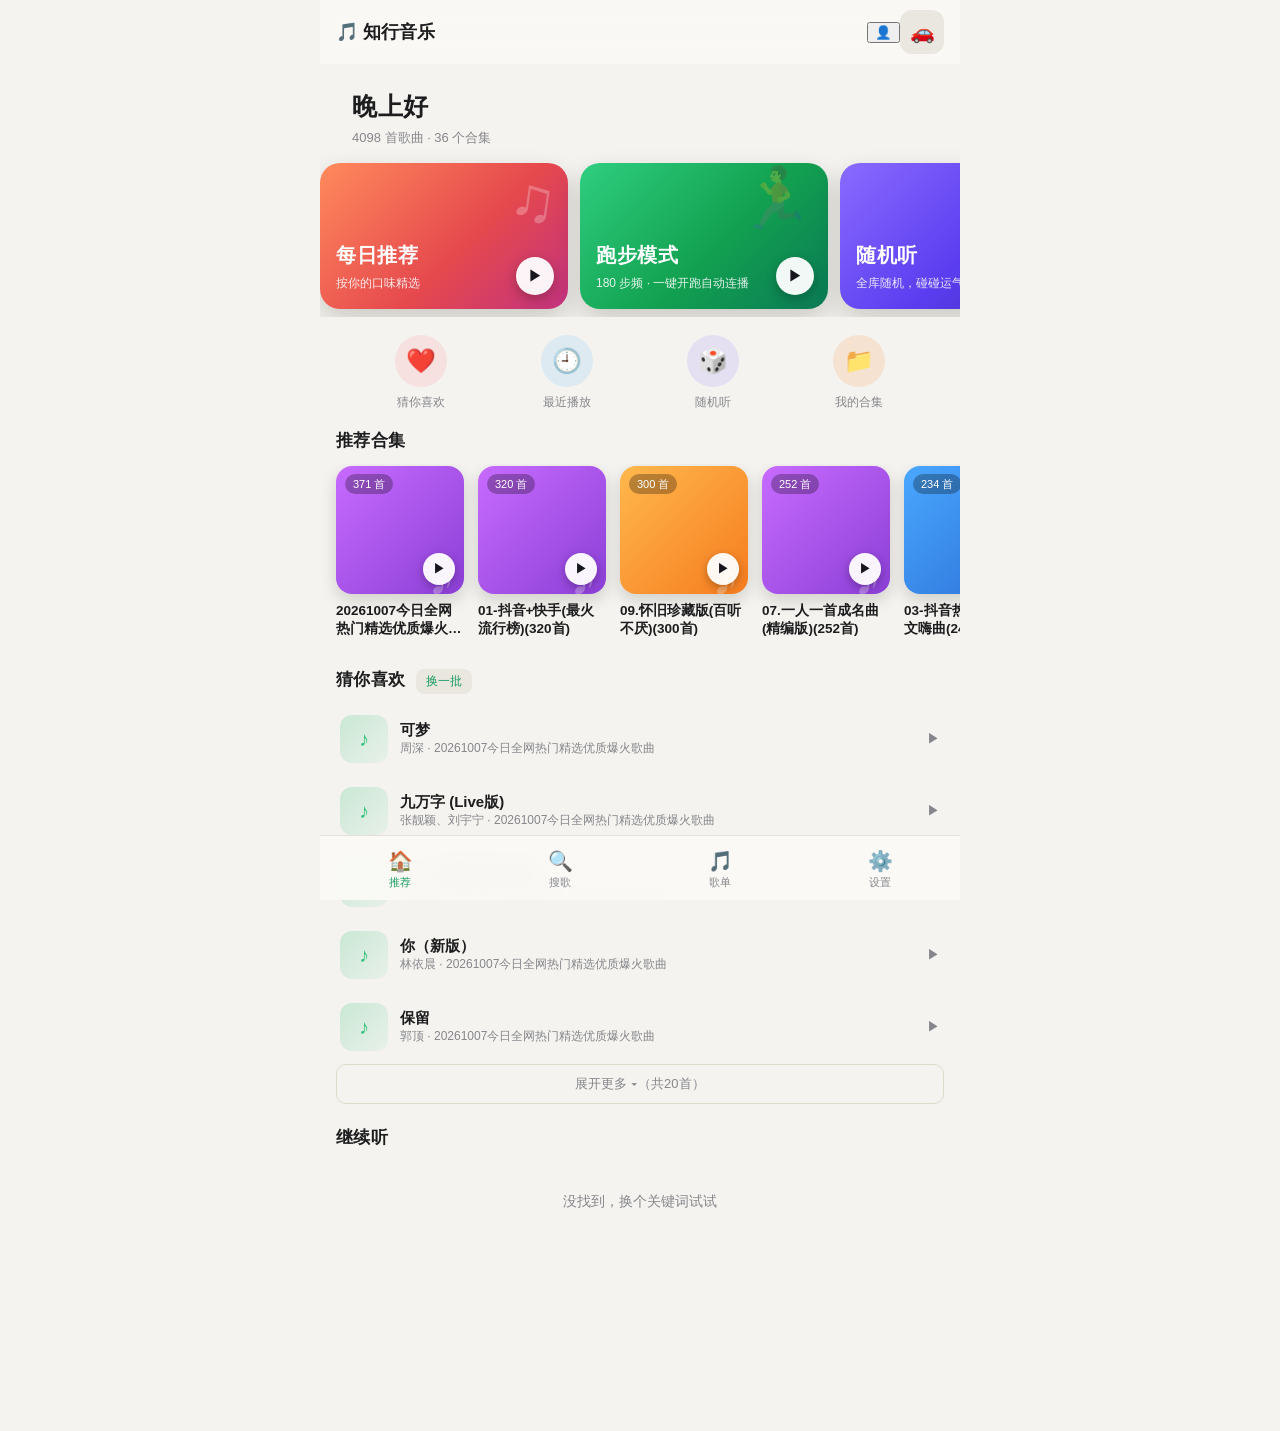
<file: index.html>
<!DOCTYPE html>
<html lang="zh-CN">
<head>
<meta charset="utf-8">
<meta name="viewport" content="width=device-width, initial-scale=1, viewport-fit=cover, user-scalable=no">
<title>知行音乐</title>
<meta name="theme-color" content="#14141a">
<meta name="mobile-web-app-capable" content="yes">
<meta name="apple-mobile-web-app-capable" content="yes">
<meta name="apple-mobile-web-app-status-bar-style" content="default">
<script>/* v9.43 首屏防闪：JS 主程序加载前先按存储的主题/系统外观定底色（与 app.js applyTheme 同规则） */
try{var _tc=JSON.parse(localStorage.getItem("zmusic.cfg.v1")||"{}").theme||"auto";
var _tl=_tc==="light"||(_tc==="auto"&&matchMedia("(prefers-color-scheme: light)").matches);
if(_tl){document.documentElement.classList.add("light");document.querySelector('meta[name="theme-color"]').setAttribute("content","#f4f3ef");}}catch(e){}</script>
<meta name="apple-mobile-web-app-title" content="知行音乐">
<link rel="manifest" href="manifest.json">
<link rel="apple-touch-icon" href="icon.svg">
<link rel="stylesheet" href="style.css?v=9.64">
</head>
<body>
<div id="app">
  <div id="toast" style="display:none"></div>

  <!-- 顶部栏 -->
  <header id="topbar">
    <span id="logo">🎵 知行音乐</span>
    <span style="flex:1"></span>
    <button id="userBtn" title="账号">👤</button>
    <button id="carBtn" title="车载模式">🚗</button>
  </header>

  <!-- 推荐页（音乐馆） -->
  <section id="view-home" class="view active">
    <div class="qq-banner">
      <div class="qq-greet" id="qqGreet">音乐馆</div>
      <div class="qq-sub" id="qqStats">-</div>
    </div>
    <div class="feat-row">
      <button class="feat-card feat-daily" id="featDaily">
        <span class="feat-deco">♫</span>
        <span class="feat-tt">每日推荐</span>
        <span class="feat-sub">按你的口味精选</span>
        <span class="feat-play">▶</span>
      </button>
      <button class="feat-card feat-run" id="runBtn">
        <span class="feat-deco">🏃</span>
        <span class="feat-tt">跑步模式</span>
        <span class="feat-sub">180 步频 · 一键开跑自动连播</span>
        <span class="feat-play">▶</span>
      </button>
      <button class="feat-card feat-shuffle" data-go="shuffle">
        <span class="feat-deco">🎲</span>
        <span class="feat-tt">随机听</span>
        <span class="feat-sub">全库随机，碰碰运气</span>
        <span class="feat-play">▶</span>
      </button>
    </div>
    <div class="qq-quick">
      <button data-go="rec"><i class="qq-ic">❤️</i><span>猜你喜欢</span></button>
      <button data-go="recent"><i class="qq-ic">🕘</i><span>最近播放</span></button>
      <button data-go="shuffle"><i class="qq-ic">🎲</i><span>随机听</span></button>
      <button data-go="folders"><i class="qq-ic">📁</i><span>我的合集</span></button>
    </div>
    <div class="block" id="blockFolders">
      <h2>推荐合集</h2>
      <div id="folderList" class="folder-row"></div>
    </div>
    <div class="block" id="blockRec">
      <h2>猜你喜欢 <button id="refreshRec" class="mini-btn">换一批</button></h2>
      <div id="recList" class="songlist flatlist"><p class="empty">多听几首，推荐越准</p></div>
      <button id="recMore" class="more-btn" style="display:none"></button>
    </div>
    <div class="block" id="blockRecent">
      <h2>继续听</h2>
      <div id="recentList" class="songlist flatlist"><p class="empty">还没有播放记录，听几首歌就记住了</p></div>
    </div>
  </section>

  <!-- 搜索页 -->
  <section id="view-search" class="view">
    <div class="searchbar">
      <input id="q" type="search" placeholder="搜歌名 / 歌手，如：晴天 周杰伦" autocomplete="off">
      <button id="micBtn" title="语音搜歌">🎤</button>
    </div>
    <p id="voiceHint" class="hint" style="display:none"></p>
    <div id="searchList" class="songlist"><p class="empty">在上面输入，或按 🎤 说句话</p></div>
  </section>

  <!-- 我的歌单页 -->
  <section id="view-playlists" class="view">
    <div class="block">
      <h2>我的歌单 <button id="newPlaylistBtn" class="mini-btn">＋新建</button></h2>
      <div id="playlistList" class="songlist"><p class="empty">登录后歌单多设备同步</p></div>
    </div>
    <div class="block" id="playlistDetailBlock" style="display:none">
      <h2 id="playlistDetailName">歌单</h2>
      <div id="playlistDetailList" class="songlist"></div>
      <button id="backToPlaylists" class="btn ghost">‹ 返回歌单列表</button>
    </div>
  </section>

  <!-- 设置页 -->
  <section id="view-settings" class="view">
    <div class="block">
      <h2>账号</h2>
      <p class="hint" id="accountHint">游客模式：收藏和记录只保存在这台设备。登录后多设备同步。</p>
      <div class="row">
        <button id="accountBtn" class="btn">登录 / 注册</button>
        <button id="logoutBtn" class="btn ghost" style="display:none">退出登录</button>
      </div>
    </div>
    <div class="block">
      <h2>外观</h2>
      <div class="row" id="themeRow">
        <button class="btn ghost" data-theme="auto">跟随系统</button>
        <button class="btn ghost" data-theme="light">浅色</button>
        <button class="btn ghost" data-theme="dark">深色</button>
      </div>
      <p class="hint">跟随系统：手机开深色模式就是黑的、关了就是浅的；如果系统里把深色模式设成"日落到日出"自动，就会白天浅、晚上黑。也可以在这里固定一种。</p>
    </div>
    <div class="block">
      <h2>播放</h2>
      <button id="settingsSleep" class="btn ghost">⏰ 定时关闭：未设置</button>
      <p class="hint">睡前听歌可按 10–90 分钟定时，也可以选“本曲播完后停”；播放页点 ⏰ 也能设置。</p>
    </div>
    <div class="block">
      <h2>数据</h2>
      <div class="row">
        <button id="clearHist" class="btn ghost danger">清除播放记录</button>
      </div>
      <div class="row" style="margin-top:10px">
        <button id="forceUpdate" class="btn ghost">🔄 强制更新到最新版</button>
      </div>
      <div class="row" style="margin-top:10px" id="mvRow">
        <button id="mvBtn" class="btn ghost">📦 把数据搬到新地址 mp3.ipls.cn</button>
      </div>
      <p class="hint" id="mvHint">播放器新地址是 mp3.ipls.cn。换地址后，本机存的喜欢、设置和云歌单登录不会自动跟过去——在这个旧地址点上面的按钮，一次搬过去（云歌单本身存在服务器上，不用搬）。</p>
      <p class="hint">曲库共 <span id="libCount">-</span> 首 · <span id="appVer"></span></p>
    </div>
  </section>

  <!-- 迷你播放器 -->
  <div id="miniPlayer" style="display:none">
    <div id="miniProg"><div id="miniProgFill"></div><div id="miniProgKnob"></div></div>
    <img id="miniCover" class="hide" alt="">
    <div id="miniInfo"><b id="miniTitle">-</b><span id="miniArtist"></span></div>
    <button id="miniPrev">⏮</button>
    <button id="miniToggle" class="primary">⏸</button>
    <button id="miniNext">⏭</button>
  </div>

  <!-- 全屏播放器（QQ音乐风） -->
  <div id="fullPlayer" style="display:none">
    <div id="fpBg"></div>
    <div class="fp-head">
      <button id="closePlayer">﹀</button>
      <div class="fp-titles"><div id="fpTitle">-</div><div id="fpArtist">-</div></div>
      <button id="fpTab">详情</button>
    </div>
    <div class="fp-cover-wrap" id="fpCoverWrap">
      <div class="fp-disc" id="fpDisc">
        <img id="fpCoverImg" alt="封面" style="display:none">
        <div id="fpCoverPh">🎵</div>
        <div class="fp-disc-hole"></div>
      </div>
      <svg class="fp-arm" viewBox="0 0 120 340" aria-hidden="true">
        <defs>
          <linearGradient id="fpArmMetal" x1="0" y1="0" x2="1" y2="0">
            <stop offset="0" stop-color="#d9dce1"/><stop offset=".5" stop-color="#aab0ba"/><stop offset="1" stop-color="#e4e7eb"/>
          </linearGradient>
        </defs>
        <g class="fp-arm-g" transform="rotate(-6 99 26)">
          <rect x="95" y="30" width="8" height="246" rx="4" fill="url(#fpArmMetal)"/>
          <rect x="86" y="258" width="24" height="36" rx="7" fill="#c6cbd3" transform="rotate(24 98 276)"/>
          <circle cx="100" cy="290" r="4.5" fill="#31c27c"/>
        </g>
        <circle cx="99" cy="26" r="17" fill="url(#fpArmMetal)" stroke="#9aa0a8" stroke-width="1"/>
        <circle cx="99" cy="26" r="6.5" fill="#8f959e"/>
      </svg>
    </div>
    <div id="fpDiscMeta">
      <div id="fpBigTitle">-</div>
      <div id="fpBigArtist">-</div>
      <div id="fpCurLine"></div>
    </div>
    <div class="fp-actions">
      <button id="fpLike" title="我喜欢">♡</button>
      <button id="fpSleep" title="定时关闭">⏰<span id="fpSleepBadge"></span></button>
      <button id="fpAdd" title="加入歌单">＋</button>
      <button id="fpDl" title="详情">ⓘ</button>
      <button id="fpShare" title="分享">↗</button>
    </div>
    <div id="fpLyrics"></div>
    <div id="lrcSeekChip" style="display:none"></div>
    <div id="fpDetail" style="display:none"></div>
    <div id="fpQueue" style="display:none">
      <div class="fp-queue-head"><span id="fpQueueTitle">播放列表</span><button id="fpQueueClose" class="mini-btn">返回歌词</button></div>
      <div id="fpQueueList" class="songlist"></div>
    </div>
    <div class="fp-progress">
      <span id="tCur">0:00</span>
      <input id="seek" type="range" min="0" max="1000" value="0">
      <span id="tDur">0:00</span>
    </div>
    <div id="fpControls">
      <button id="fpMode" title="播放模式">↺</button>
      <button id="fpPrev">⏮</button>
      <button id="fpToggle" class="big">⏸</button>
      <button id="fpNext">⏭</button>
      <button id="fpList" title="播放列表">☰</button>
    </div>
    <p id="playStatus" class="hint"></p>
  </div>

  <!-- 定时关闭弹窗 -->
  <div id="sleepModal" style="display:none">
    <div class="modal-card">
      <h2>定时关闭</h2>
      <p id="sleepStatus" class="hint">未设置定时关闭。</p>
      <div class="sleep-grid">
        <button class="btn ghost" data-sleep-min="10">10 分钟</button>
        <button class="btn ghost" data-sleep-min="20">20 分钟</button>
        <button class="btn ghost" data-sleep-min="30">30 分钟</button>
        <button class="btn ghost" data-sleep-min="45">45 分钟</button>
        <button class="btn ghost" data-sleep-min="60">60 分钟</button>
        <button class="btn ghost" data-sleep-min="90">90 分钟</button>
      </div>
      <div class="row" style="margin-top:10px">
        <button id="sleepAfterSong" class="btn ghost">本曲播完后停</button>
        <button id="sleepOff" class="btn ghost danger">取消定时</button>
      </div>
      <button id="sleepClose" class="btn" style="margin-top:12px">完成</button>
      <p class="hint">定时只会暂停播放，不会清掉当前队列；随时可以重新设置或取消。</p>
    </div>
  </div>

  <!-- 登录弹窗 -->
  <div id="loginModal" style="display:none">
    <div class="modal-card">
      <h2 id="loginTitle">登录</h2>
      <div class="row" style="margin-bottom:10px">
        <button id="tabLogin" class="btn ghost">登录</button>
        <button id="tabRegister" class="btn ghost">注册</button>
      </div>
      <label>用户名
        <input id="loginUser" type="text" placeholder="2-20 位，字母/数字/中文" autocomplete="username">
      </label>
      <label>密码
        <input id="loginPass" type="password" placeholder="4 位以上" autocomplete="current-password">
      </label>
      <p id="loginErr" class="hint err" style="display:none"></p>
      <div class="row">
        <button id="loginGo" class="btn">登录</button>
        <button id="loginGuest" class="btn ghost">游客继续</button>
      </div>
      <button id="loginClose" class="btn ghost" style="margin-top:10px">关闭</button>
      <p class="hint">密码加密后保存，可多设备同步收藏、歌单和播放记录。</p>
    </div>
  </div>

  <!-- 加入歌单弹窗 -->
  <div id="addToPlaylistModal" style="display:none">
    <div class="modal-card">
      <h2>加入歌单</h2>
      <div id="addToPlaylistList" class="songlist"></div>
      <button id="addToPlaylistClose" class="btn ghost" style="margin-top:10px">关闭</button>
    </div>
  </div>

  <!-- 底部导航 -->
  <nav id="tabbar">
    <button data-view="view-home" class="active">🏠<span>推荐</span></button>
    <button data-view="view-search">🔍<span>搜歌</span></button>
    <button data-view="view-playlists">🎵<span>歌单</span></button>
    <button data-view="view-settings">⚙️<span>设置</span></button>
  </nav>
</div>

<script src="catalog.js"></script>
<script src="cloud.js?v=9.64"></script>
<script src="app.js?v=9.64"></script>
</body>
</html>
</file>
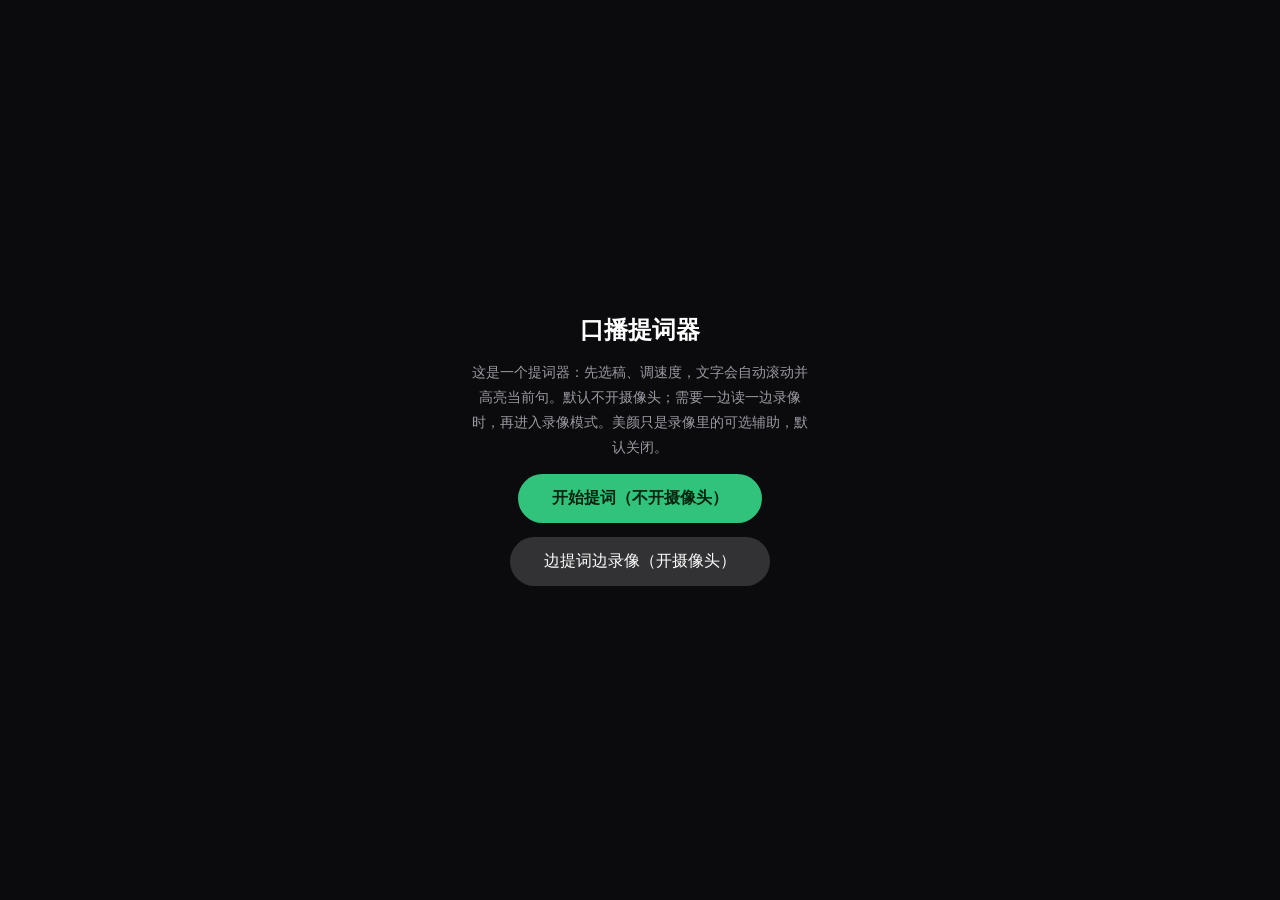
<file: prompter.html>
<!DOCTYPE html>
<html lang="zh-CN">
<head>
<meta charset="UTF-8">
<meta name="viewport" content="width=device-width, initial-scale=1, viewport-fit=cover, user-scalable=no">
<title>口播提词器 · 知行</title>
<style>
  * { margin:0; padding:0; box-sizing:border-box; -webkit-tap-highlight-color:transparent; }
  html,body { height:100%; background:#000; color:#fff; font-family:-apple-system,"PingFang SC","Microsoft YaHei",sans-serif; overflow:hidden; }
  #cam { position:fixed; inset:0; width:100%; height:100%; object-fit:cover; background:#111; }
  #cam.mirror { transform:scaleX(-1); }
  #view { position:fixed; inset:0; width:100%; height:100%; object-fit:cover; background:#111; display:none; }
  #view.mirror { transform:scaleX(-1); }
  #cam.srcHidden { display:block !important; opacity:0; width:4px; height:4px; inset:auto; left:0; top:0; pointer-events:none; }
  #beautyPanel { display:none; flex-direction:column; }
  #beautyPanel.open { display:flex; }
  #cameraTools { display:none; flex-direction:column; }
  #cameraTools.open { display:flex; }
  body.pure-mode .cameraOnly { display:none !important; }
  body.pure-mode #promptWrap { top:9%; height:64%; }
  /* 原生相机模式：页面背景透明（原生预览垫在 WebView 底下），藏起网页视频层与画面设置 */
  html.nativebg, html.nativebg body { background:transparent !important; }
  body.nativecam #cam, body.nativecam #view { display:none !important; }
  body.nativecam #camToolsRow { display:none !important; }
  .fbtn.on { background:#31c27c; color:#04240f; font-weight:700; }
  #shade { position:fixed; inset:0; background:linear-gradient(180deg, rgba(0,0,0,.55) 0%, rgba(0,0,0,.25) 30%, rgba(0,0,0,0) 55%, rgba(0,0,0,.45) 100%); pointer-events:none; }
  #promptWrap { position:fixed; left:0; right:0; top:6%; height:44%; overflow:hidden; pointer-events:none;
    -webkit-mask-image:linear-gradient(transparent,#000 18%,#000 82%,transparent);
            mask-image:linear-gradient(transparent,#000 18%,#000 82%,transparent); }
  #prompt { position:absolute; left:5%; right:5%; top:0; will-change:transform; }
  #prompt .line { font-size:30px; line-height:1.5; font-weight:600; color:rgba(255,255,255,.45);
    text-shadow:0 2px 8px rgba(0,0,0,.8); padding:10px 0; text-align:center; transition:color .2s; }
  #prompt .line.cur { color:#fff; }
  #prompt .line .tag { color:#31c27c; font-size:.62em; vertical-align:.35em; margin-right:.4em; }
  #topbar { position:fixed; top:0; left:0; right:0; padding:calc(env(safe-area-inset-top) + 10px) 14px 6px;
    display:flex; justify-content:space-between; align-items:center; font-size:14px; z-index:5; }
  #recDot { display:none; align-items:center; gap:6px; color:#ff4d4f; font-weight:700; }
  #recDot i { width:10px; height:10px; border-radius:50%; background:#ff4d4f; display:inline-block; animation:blink 1s infinite; }
  @keyframes blink { 50% { opacity:.25; } }
  #controls { position:fixed; left:0; right:0; bottom:0; padding:10px 14px calc(env(safe-area-inset-bottom) + 14px);
    background:linear-gradient(0deg, rgba(0,0,0,.75), rgba(0,0,0,0)); z-index:5; }
  .row { display:flex; align-items:center; justify-content:space-between; gap:8px; margin-top:10px; }
  .row:first-child { margin-top:0; }
  .grp { display:flex; align-items:center; gap:8px; }
  button { font-family:inherit; border:none; cursor:pointer; color:#fff; background:rgba(255,255,255,.16);
    border-radius:999px; padding:9px 14px; font-size:14px; }
  button.on { background:#31c27c; color:#04240f; font-weight:700; }
  #btnRec { width:68px; height:68px; border-radius:50%; background:#fff; padding:0; display:flex; align-items:center; justify-content:center; border:4px solid rgba(255,255,255,.5); }
  #btnRec i { width:30px; height:30px; border-radius:50%; background:#e02424; display:block; transition:.15s; }
  #btnRec.rec i { border-radius:6px; width:26px; height:26px; }
  .lbl { font-size:12px; opacity:.75; }
  input[type=range] { width:104px; accent-color:#31c27c; }
  .panel { position:fixed; inset:0; background:rgba(10,10,12,.97); z-index:20; display:none; flex-direction:column; padding:calc(env(safe-area-inset-top) + 16px) 16px calc(env(safe-area-inset-bottom) + 16px); }
  .panel.open { display:flex; }
  .panel h2 { font-size:18px; margin-bottom:10px; }
  .panel p.tip { font-size:13px; color:#9a9aa2; line-height:1.7; margin-bottom:10px; }
  #editor { flex:1; width:100%; background:#17171b; color:#fff; border:1px solid #2c2c33; border-radius:12px;
    padding:12px; font-size:16px; line-height:1.8; resize:none; }
  .panel .bar { display:flex; gap:10px; margin-top:12px; }
  .panel .bar button { flex:1; padding:13px; font-size:15px; }
  .primary { background:#31c27c !important; color:#04240f !important; font-weight:700; }
  #resultVideo { width:100%; max-height:52vh; border-radius:12px; background:#000; }
  #startGate { position:fixed; inset:0; background:#0b0b0d; z-index:30; display:flex; flex-direction:column;
    align-items:center; justify-content:center; padding:24px; text-align:center; gap:14px; }
  #startGate h1 { font-size:24px; }
  #startGate p { color:#9a9aa2; font-size:14px; line-height:1.8; max-width:340px; }
  #startGate button { padding:14px 34px; font-size:16px; }
  #toast { position:fixed; left:50%; top:14%; transform:translateX(-50%); background:rgba(20,20,24,.92);
    padding:10px 18px; border-radius:999px; font-size:14px; display:none; z-index:40; }
</style>
</head>
<body>
<video id="cam" class="mirror" autoplay playsinline muted></video>
<canvas id="view" class="mirror" width="720" height="1280"></canvas>
<div id="shade"></div>
<div id="promptWrap"><div id="prompt"></div></div>
<div id="topbar">
  <span class="ttl">口播提词器</span>
  <span id="recDot"><i></i><span id="recTime">00:00</span></span>
  <button id="btnEdit">✎ 稿子</button>
</div>
<div id="controls">
<div class="row">
<div class="grp">
<button id="btnPlay" class="on">▶ 开始读</button>
<button id="btnTop">↺ 开头</button>
</div>
<button id="btnRec" class="cameraOnly"><i></i></button>
<div class="grp">
<button id="btnMirror" class="cameraOnly on">镜像</button>
<button id="btnPure">纯提词</button>
</div>
</div>
<div class="row">
<div class="grp"><span class="lbl">速度</span><input id="speed" type="range" min="10" max="90" value="34"><span class="lbl" id="speedVal"></span></div>
<div class="grp"><span class="lbl">字号</span><input id="font" type="range" min="22" max="44" value="30"><span class="lbl" id="fontVal"></span></div>
</div>
<div class="row cameraOnly" id="camToolsRow">
<span class="lbl">录像模式的辅助设置</span>
<button id="btnCamTools">画面设置（美颜 / 滤镜）</button>
</div>
<div id="cameraTools">
<div class="row">
<div class="grp"><button id="btnBeauty">✨ 美颜</button><span class="lbl" id="beautyState">关</span></div>
<div class="grp">
<button class="fbtn on" data-f="0">原图</button>
<button class="fbtn" data-f="1">自然</button>
<button class="fbtn" data-f="2">暖阳</button>
<button class="fbtn" data-f="3">清冷</button>
</div>
</div>
<div id="beautyPanel">
<div class="row">
<div class="grp"><span class="lbl">磨皮</span><input id="rgSmooth" type="range" min="0" max="100" value="80"></div>
<div class="grp"><span class="lbl">美白</span><input id="rgWhite" type="range" min="0" max="100" value="45"></div>
<div class="grp"><button id="btnPeek">按住看原图</button></div>
</div>
<div class="row"><span style="font-size:11px;opacity:.55">美颜引擎 A档 v2</span></div>
</div>
</div>
</div>

<div id="editorPanel" class="panel">
<h2>编辑口播稿</h2>
<p class="tip">一行一句，读到哪句哪句变白。行首可加结构标记（用【】括起来，如钩子、案例、办法）。写好点保存，稿子只存在你这台手机里。<br>结构参考：钩子提问 → 真实案例 → 一个办法 → 我是谁+留言引导。60 秒约 220 字。</p>
<textarea id="editor"></textarea>
<div class="bar">
<button id="btnSample">载入示例稿</button>
<button id="btnEditorClose">取消</button>
<button id="btnSave" class="primary">保存</button>
</div>
</div>

<div id="resultPanel" class="panel">
<h2>录好了</h2>
<video id="resultVideo" controls playsinline></video>
<p class="tip">在 App 里点「保存到相册」会直接存进系统相册（第一次会弹相册写入权限，点允许）；网页版则会打开分享菜单，选「存储视频」。存好后去抖音从相册选这条发。</p>
<div class="bar">
<button id="btnDiscard">重录</button>
<button id="btnShare" class="primary">保存到相册</button>
</div>
</div>

<div id="startGate">
<h1>口播提词器</h1>
<p>这是一个提词器：先选稿、调速度，文字会自动滚动并高亮当前句。默认不开摄像头；需要一边读一边录像时，再进入录像模式。美颜只是录像里的可选辅助，默认关闭。</p>
<button id="btnStartPure" class="primary">开始提词（不开摄像头）</button>
<button id="btnStart">边提词边录像（开摄像头）</button>
</div>
<div id="toast"></div>
<script>
const $=id=>document.getElementById(id);
const LS_KEY="prompter_script_v1";
const SAMPLE=[
"\u3010\u94a9\u5b50\u3011商标申请被驳回，是不是就白花钱了？",
"\u3010\u6848\u4f8b\u3011前几天一个当事人找我，商标被驳回，原因是跟别人三年前注册的商标近似",
"\u3010\u529e\u6cd5\u3011先别急着放弃，那个拦路的商标如果已经满三年没使用",
"你可以一边申请撤销它，一边提驳回复审，两步并行",
"很多看着没希望的商标，最后都是这么救回来的",
"\u3010\u8eab\u4efd\u3011我是杨景明律师，专做知识产权和行政案件",
"\u3010\u5f15\u5bfc\u3011你也有商标被驳回的，评论区说说情况，我帮你看看还有没有救"
].join("\n");
let lines=[], offset=0, playing=false, lastTs=0, curIdx=-1;
let stream=null, recorder=null, chunks=[], recStart=0, recTimer=null, lastBlob=null, lastUrl=null, wakeLock=null;

function toast(msg,ms=2200){ const t=$("toast"); t.textContent=msg; t.style.display="block"; clearTimeout(t._h); t._h=setTimeout(()=>t.style.display="none",ms);}

function buildLines(text){
lines=text.split("\n").map(s=>s.trim()).filter(Boolean);
const box=$("prompt"); box.innerHTML="";
const focusY=$("promptWrap").offsetHeight*0.42;
box.style.paddingTop=focusY+"px";
box.style.paddingBottom=($("promptWrap").offsetHeight-focusY+80)+"px";
lines.forEach((ln,i)=>{
const d=document.createElement("div"); d.className="line";
let tag="", body=ln;
if(ln.charAt(0)==="\u3010"){ const e=ln.indexOf("\u3011"); if(e>0){ tag=ln.slice(0,e+1); body=ln.slice(e+1); } }
if(tag){ d.innerHTML="<span class='tag'>"+escapeHtml(tag)+"</span>"+escapeHtml(body); }
else d.textContent=ln;
box.appendChild(d);
});
offset=0; curIdx=-1; applyOffset(true);
}
function escapeHtml(s){ return s.replace(/&/g,"&amp;").replace(/</g,"&lt;").replace(/>/g,"&gt;");}
function applyOffset(force){
const box=$("prompt");
box.style.transform="translateY("+(-offset)+"px)";
const wrapH=$("promptWrap").offsetHeight, focusY=wrapH*0.42;
let idx=-1;
for(let i=0;i<box.children.length;i++){
const el=box.children[i];
const mid=el.offsetTop-offset+el.offsetHeight/2;
if(mid<=focusY+30) idx=i; else break;
}
if(idx!==curIdx||force){
curIdx=idx;
for(let i=0;i<box.children.length;i++) box.children[i].classList.toggle("cur", i===idx);
}
}
function maxOffset(){
const box=$("prompt");
return Math.max(0, box.scrollHeight-$("promptWrap").offsetHeight*0.42-90);
}
function loop(ts){
if(!playing) return;
if(lastTs){
const dt=(ts-lastTs)/1000;
offset+=parseFloat($("speed").value)*dt;
if(offset>=maxOffset()){ offset=maxOffset(); applyOffset(); pausePlay(); toast("读完了"); return;}
applyOffset();
}
lastTs=ts;
requestAnimationFrame(loop);
}
function startPlay(){ if(playing) return; playing=true; lastTs=0; $("btnPlay").textContent="⏸ 暂停"; requestAnimationFrame(loop);}
function pausePlay(){ playing=false; $("btnPlay").textContent="▶ 开始读";}
$("btnPlay").onclick=()=> playing?pausePlay():startPlay();
$("btnTop").onclick=()=>{ offset=0; applyOffset(true);};
$("promptWrap").addEventListener("click",()=> playing?pausePlay():startPlay());
function updSpeed(){ $("speedVal").textContent=$("speed").value;}
function updFont(){ $("fontVal").textContent=$("font").value+"px";
document.querySelectorAll("#prompt .line").forEach(el=>el.style.fontSize=$("font").value+"px"); applyOffset(true);}
$("speed").oninput=updSpeed; $("font").oninput=updFont;
$("btnMirror").onclick=e=>{ $("cam").classList.toggle("mirror"); $("view").classList.toggle("mirror"); e.target.classList.toggle("on");};
let pureOn=false;
function layoutPrompt(){
const box=$("prompt"); if(!box.children.length) return;
const focusY=$("promptWrap").offsetHeight*0.42;
box.style.paddingTop=focusY+"px";
box.style.paddingBottom=($("promptWrap").offsetHeight-focusY+80)+"px";
applyOffset(true);
}
function applyPure(){
document.body.classList.toggle("pure-mode",pureOn);
if(pureOn || !beautyOn){ $("cam").classList.remove("srcHidden"); $("cam").style.display=pureOn?"none":"block"; }
else { $("cam").style.display="block"; $("cam").classList.add("srcHidden"); }
$("view").style.display=pureOn?"none":(beautyOn?"block":"none");
$("shade").style.display=pureOn?"none":"block";
$("btnPure").classList.toggle("on",pureOn);
requestAnimationFrame(layoutPrompt);
}
$("btnPure").onclick=async()=>{
if(pureOn && !stream){
  const ok=await startCam();
  if(!ok){ toast("摄像头没打开，请允许权限后重试",3200); return; }
}
pureOn=!pureOn; applyPure();
if(nativeCamOn){ if(pureOn){ await nativeCamStop(); } else { try{ await nativeCamStart(); }catch(e){} } }
toast(pureOn?"纯提词模式：大字滚动，不开摄像头":"录像模式：提词文字叠在镜头上");
};
$("btnCamTools").onclick=()=>{ $("cameraTools").classList.toggle("open"); };

/* 编辑器 */
$("btnEdit").onclick=()=>{ pausePlay(); $("editor").value=localStorage.getItem(LS_KEY)||SAMPLE; $("editorPanel").classList.add("open");};
$("btnEditorClose").onclick=()=>$("editorPanel").classList.remove("open");
$("btnSample").onclick=()=>{ $("editor").value=SAMPLE;};
$("btnSave").onclick=()=>{
const v=$("editor").value.trim();
if(!v){ toast("稿子不能为空"); return;}
localStorage.setItem(LS_KEY,v);
buildLines(v); updFont();
$("editorPanel").classList.remove("open");
toast("已保存，从头开始读");
};

/* 摄像头与录制 */
/* 原生相机引擎（App 内插件 PrompterCamera）：在场时启动/预览/录制全走原生管线；
   网页版仍用 getUserMedia + MediaRecorder，下面的老路径一行不动 */
let nativeCamOn=false, nativeRecording=false;
function nativeCamPlugin(){
try{
if(window.Capacitor){
if(typeof Capacitor.registerPlugin==="function") return Capacitor.registerPlugin("PrompterCamera");
if(Capacitor.Plugins&&Capacitor.Plugins.PrompterCamera) return Capacitor.Plugins.PrompterCamera;
}
}catch(e){}
return null;
}
async function nativeCamStart(){
const P=nativeCamPlugin(); if(!P) return false;
await P.start({});
nativeCamOn=true;
document.documentElement.classList.add("nativebg");
document.body.classList.add("nativecam");
return true;
}
async function nativeCamStop(){
const P=nativeCamPlugin(); if(!P) return;
try{ await P.stop({}); }catch(e){}
document.body.classList.remove("nativecam");
document.documentElement.classList.remove("nativebg");
}
async function startCam(){
if(nativeCamPlugin()){
try{ await nativeCamStart(); stream=stream||{native:true}; return true; }catch(e){ return false; }
}
try{
stream=await navigator.mediaDevices.getUserMedia({video:{facingMode:"user",width:{ideal:1920},height:{ideal:1080}},audio:true});
$("cam").srcObject=stream;
return true;
}catch(e){ return false;}
}
async function keepAwake(){ try{ wakeLock=await navigator.wakeLock.request("screen");}catch(e){}}
$("btnStart").onclick=async()=>{
const ok=await startCam();
pureOn=!ok; applyPure();
if(!ok){ toast("摄像头没打开，已进入纯提词模式",3200);}
$("startGate").style.display="none"; keepAwake();
};
$("btnStartPure").onclick=()=>{ pureOn=true; applyPure(); $("startGate").style.display="none"; keepAwake();};
function pickMime(){
const cand=["video/mp4;codecs=avc1.640028,mp4a.40.2","video/mp4","video/webm;codecs=vp9,opus","video/webm",""];
for(const m of cand){ if(!m) return ""; try{ if(MediaRecorder.isTypeSupported(m)) return m;}catch(e){}}
return "";
}
function fmt(s){ return String(Math.floor(s/60)).padStart(2,"0")+":"+String(Math.floor(s%60)).padStart(2,"0");}
$("btnRec").onclick=async()=>{
if(nativeCamOn){
const P=nativeCamPlugin();
if(nativeRecording){
nativeRecording=false;
clearInterval(recTimer);
$("btnRec").classList.remove("rec"); $("recDot").style.display="none";
toast("正在保存到相册…");
try{ await P.stopRecording({}); toast("已保存到相册，去相册就能看到",3200); }
catch(e){ toast("保存失败："+((e&&e.message)||"未知错误"),3600); }
return;
}
try{ await P.startRecording({}); }
catch(e){ toast("录制启动失败："+((e&&e.message)||"未知错误"),3600); return; }
nativeRecording=true;
recStart=Date.now();
$("btnRec").classList.add("rec"); $("recDot").style.display="flex";
$("recTime").textContent="00:00";
recTimer=setInterval(()=>{ $("recTime").textContent=fmt((Date.now()-recStart)/1000);},500);
if(!playing) startPlay();
toast("开始录制（原生引擎），照着白字读");
return;
}
if(recorder && recorder.state==="recording"){ recorder.stop(); return;}
if(!stream){ toast("还没开摄像头，刷新页面重新开启"); return;}
if(typeof MediaRecorder==="undefined"){ toast("这台设备的浏览器不支持网页录制，改用纯提词+相机录",3600); return;}
chunks=[];
const mime=pickMime();
try{ recorder=new MediaRecorder(recStream(), mime?{mimeType:mime,videoBitsPerSecond:6000000}:{videoBitsPerSecond:6000000});}
catch(e){ toast("录制启动失败，试试纯提词+相机录",3200); return;}
recorder.ondataavailable=e=>{ if(e.data.size) chunks.push(e.data);};
recorder.onstop=()=>{
clearInterval(recTimer);
$("btnRec").classList.remove("rec"); $("recDot").style.display="none";
const type=recorder.mimeType||"video/mp4";
lastBlob=new Blob(chunks,{type});
if(lastUrl) URL.revokeObjectURL(lastUrl);
lastUrl=URL.createObjectURL(lastBlob);
$("resultVideo").src=lastUrl;
$("resultPanel").classList.add("open");
};
recorder.start(500);
recStart=Date.now();
$("btnRec").classList.add("rec"); $("recDot").style.display="flex";
$("recTime").textContent="00:00";
recTimer=setInterval(()=>{ $("recTime").textContent=fmt((Date.now()-recStart)/1000);},500);
if(!playing) startPlay();
toast("开始录制，照着白字读");
};
$("btnDiscard").onclick=()=>{ $("resultPanel").classList.remove("open"); $("resultVideo").pause(); offset=0; applyOffset(true);};
/* 保存到相册：App 里走原生插件 PrompterSave 直存系统相册（录像先分片传给原生层落临时文件，再写入相册）；
   插件不在场（网页版）或直存失败时，回退分享菜单/下载 */
function nativeSavePlugin(){
try{
if(window.Capacitor){
if(typeof Capacitor.registerPlugin==="function") return Capacitor.registerPlugin("PrompterSave");
if(Capacitor.Plugins&&Capacitor.Plugins.PrompterSave) return Capacitor.Plugins.PrompterSave;
}
}catch(e){}
return null;
}
async function saveVideoNative(blob,filename){
const P=nativeSavePlugin(); if(!P) return false;
await P.beginVideoSave({filename});
try{
const CH=512*1024;
for(let off=0;off<blob.size;off+=CH){
const buf=await blob.slice(off,off+CH).arrayBuffer();
const bytes=new Uint8Array(buf); let bin="";
for(let i=0;i<bytes.length;i+=0x8000){ bin+=String.fromCharCode.apply(null,bytes.subarray(i,i+0x8000)); }
await P.appendVideoChunk({data:btoa(bin)});
}
await P.finishVideoSave();
return true;
}catch(e){
try{ await P.cancelVideoSave(); }catch(_){}
throw e;
}
}
$("btnShare").onclick=async()=>{
if(!lastBlob) return;
const ext=(lastBlob.type.includes("webm")?"webm":"mp4");
const file=new File([lastBlob],"口播_"+new Date().toISOString().replace(/[:.]/g,"-")+"."+ext,{type:lastBlob.type});
if(nativeSavePlugin()){
toast("正在保存到相册…");
try{ if(await saveVideoNative(lastBlob,file.name)){ toast("已保存到相册，去相册就能看到",3200); return; } }
catch(e){ toast("直接保存没成功，改用分享菜单保存",3200); }
}
if(navigator.canShare && navigator.canShare({files:[file]})){
try{ await navigator.share({files:[file]}); return;}catch(e){ if(e && e.name==="AbortError") return;}
}
const a=document.createElement("a"); a.href=lastUrl; a.download=file.name; document.body.appendChild(a); a.click(); a.remove();
toast("已下载到文件，请到文件里打开再存相册",3200);
};

/* 美颜引擎 A档 v2（2026-10-28 二次升级：v1 被用户真机实测否——半分辨率模糊半径太小、磨皮没效果；v2 低频层降到 1/8 分辨率＋高频软阈值＋遮罩改从低频层取＋默认磨皮 80）：多通道 WebGL 实时处理
   管线：Pass1/2 半分辨率高斯模糊出低频层 → Pass3 频率分离（皮肤区压高频纹理=真磨皮）
        ＋ YCbCr 肤色遮罩（美白只进皮肤、背景五官不动）＋ LUT 式 S 曲线/白平衡滤镜
   旧版单通道着色器（只有全画面提亮+RGB 倍乘、无磨皮）已废弃；多通道不可用时自动回退单通道保底 */
let beautyOn=false, gl=null, beautyFilter=0, renderRunning=false;
let pBlur=null, pMain=null, pFlat=null, texSrc=null, fboA=null, fboB=null, multiOK=false, flatLoc={};
const VS_SRC="attribute vec2 p; varying vec2 v; void main(){ v=p*0.5+0.5; gl_Position=vec4(p,0.0,1.0); }";
const FS_BLUR=[
"precision mediump float;",
"varying vec2 v;",
"uniform sampler2D t;",
"uniform vec2 dir;",
"void main(){",
"  vec3 s=texture2D(t,v).rgb*0.227027;",
"  vec2 o1=dir*1.3846153; vec2 o2=dir*3.2307692;",
"  s+=texture2D(t,v+o1).rgb*0.3162162; s+=texture2D(t,v-o1).rgb*0.3162162;",
"  s+=texture2D(t,v+o2).rgb*0.0702703; s+=texture2D(t,v-o2).rgb*0.0702703;",
"  gl_FragColor=vec4(s,1.0);",
"}"
].join("\n");
const FS_MAIN=[
"precision mediump float;",
"varying vec2 v;",
"uniform sampler2D tSrc;",
"uniform sampler2D tLow;",
"uniform float uSmooth;",
"uniform float uWhite;",
"uniform int uMode;",
"float skinMask(vec3 c){",
"  float y=0.299*c.r+0.587*c.g+0.114*c.b;",
"  float cr=0.713*(c.r-y)+0.5;",
"  float cb=0.564*(c.b-y)+0.5;",
"  float m1=smoothstep(0.485,0.525,cr)*(1.0-smoothstep(0.635,0.675,cr));",
"  float m2=smoothstep(0.27,0.30,cb)*(1.0-smoothstep(0.465,0.50,cb));",
"  float m3=smoothstep(0.15,0.30,y);",
"  return clamp(m1*m2*2.0,0.0,1.0)*m3;",
"}",
"void main(){",
"  vec3 c=texture2D(tSrc,v).rgb;",
"  vec3 low=texture2D(tLow,v).rgb;",
"  float m=skinMask(low);",
"  vec3 high=c-low;",
"  vec3 att=exp(-high*high*70.0);",
"  vec3 col=low+high*(1.0-0.97*uSmooth*m*att);",
"  float lift=uWhite*m;",
"  col+=(1.0-col)*0.06*lift+col*0.07*lift;",
"  col.b=mix(col.b,col.b*1.05+0.008,lift);",
"  vec3 sc=col*col*(3.0-2.0*col);",
"  if(uMode==1){ col=mix(col,sc,0.30); float lum=dot(col,vec3(0.299,0.587,0.114)); col=mix(vec3(lum),col,1.10); }",
"  else if(uMode==2){ col*=vec3(1.07,1.0,0.92); col=mix(col,sc,0.15); }",
"  else if(uMode==3){ col*=vec3(0.94,1.0,1.07); col=mix(col,sc,0.15); }",
"  else { col=mix(col,sc,0.18); float lum2=dot(col,vec3(0.299,0.587,0.114)); col=mix(vec3(lum2),col,1.05); }",
"  gl_FragColor=vec4(clamp(col,0.0,1.0),1.0);",
"}"
].join("\n");
/* 保底单通道（旧算法）：多通道 FBO 不可用时保证美颜开关仍有基本效果 */
const FS_FLAT=[
"precision mediump float;",
"varying vec2 v;",
"uniform sampler2D t;",
"uniform float white;",
"uniform int mode;",
"void main(){",
"  vec3 col=texture2D(t,v).rgb;",
"  col=pow(col,vec3(1.0-white*0.35));",
"  col+=white*0.10*(1.0-col);",
"  if(mode==1){ float lum=dot(col,vec3(0.299,0.587,0.114)); col=mix(vec3(lum),col,1.12); col=(col-0.5)*1.05+0.5; }",
"  else if(mode==2){ col*=vec3(1.09,1.0,0.88); }",
"  else if(mode==3){ col*=vec3(0.93,1.0,1.09); }",
"  gl_FragColor=vec4(clamp(col,0.0,1.0),1.0);",
"}"
].join("\n");
function mkProg(fs){
  function sh(type,s){ const h=gl.createShader(type); gl.shaderSource(h,s); gl.compileShader(h); return gl.getShaderParameter(h,gl.COMPILE_STATUS)?h:null; }
  const vs=sh(gl.VERTEX_SHADER,VS_SRC), fg=sh(gl.FRAGMENT_SHADER,fs);
  if(!vs||!fg) return null;
  const p=gl.createProgram(); gl.attachShader(p,vs); gl.attachShader(p,fg); gl.linkProgram(p);
  return gl.getProgramParameter(p,gl.LINK_STATUS)?p:null;
}
function bindQuad(p){
  const loc=gl.getAttribLocation(p,"p");
  gl.enableVertexAttribArray(loc);
  gl.vertexAttribPointer(loc,2,gl.FLOAT,false,0,0);
}
function makeFBO(w,h){
  const t=gl.createTexture();
  gl.bindTexture(gl.TEXTURE_2D,t);
  gl.texParameteri(gl.TEXTURE_2D,gl.TEXTURE_WRAP_S,gl.CLAMP_TO_EDGE);
  gl.texParameteri(gl.TEXTURE_2D,gl.TEXTURE_WRAP_T,gl.CLAMP_TO_EDGE);
  gl.texParameteri(gl.TEXTURE_2D,gl.TEXTURE_MIN_FILTER,gl.LINEAR);
  gl.texParameteri(gl.TEXTURE_2D,gl.TEXTURE_MAG_FILTER,gl.LINEAR);
  gl.texImage2D(gl.TEXTURE_2D,0,gl.RGBA,w,h,0,gl.RGBA,gl.UNSIGNED_BYTE,null);
  const f=gl.createFramebuffer();
  gl.bindFramebuffer(gl.FRAMEBUFFER,f);
  gl.framebufferTexture2D(gl.FRAMEBUFFER,gl.COLOR_ATTACHMENT0,gl.TEXTURE_2D,t,0);
  const ok=gl.checkFramebufferStatus(gl.FRAMEBUFFER)===gl.FRAMEBUFFER_COMPLETE;
  gl.bindFramebuffer(gl.FRAMEBUFFER,null);
  return ok?{f:f,t:t,w:w,h:h}:null;
}
function initGL(){
  const cv=$("view");
  gl=cv.getContext("webgl",{premultipliedAlpha:false,antialias:false})||cv.getContext("experimental-webgl");
  if(!gl) return false;
  const buf=gl.createBuffer();
  gl.bindBuffer(gl.ARRAY_BUFFER,buf);
  gl.bufferData(gl.ARRAY_BUFFER,new Float32Array([-1,-1, 1,-1, -1,1, 1,1]),gl.STATIC_DRAW);
  texSrc=gl.createTexture();
  gl.bindTexture(gl.TEXTURE_2D,texSrc);
  gl.texParameteri(gl.TEXTURE_2D,gl.TEXTURE_WRAP_S,gl.CLAMP_TO_EDGE);
  gl.texParameteri(gl.TEXTURE_2D,gl.TEXTURE_WRAP_T,gl.CLAMP_TO_EDGE);
  gl.texParameteri(gl.TEXTURE_2D,gl.TEXTURE_MIN_FILTER,gl.LINEAR);
  gl.texParameteri(gl.TEXTURE_2D,gl.TEXTURE_MAG_FILTER,gl.LINEAR);
  gl.pixelStorei(gl.UNPACK_FLIP_Y_WEBGL,true);
  pFlat=mkProg(FS_FLAT);
  if(!pFlat) return false;
  flatLoc={ white:gl.getUniformLocation(pFlat,"white"), mode:gl.getUniformLocation(pFlat,"mode") };
  pBlur=mkProg(FS_BLUR); pMain=mkProg(FS_MAIN);
  fboA=makeFBO(2,2); fboB=makeFBO(2,2);
  multiOK=!!(pBlur&&pMain&&fboA&&fboB);
  return true;
}
function drawFlat(){
  const cv=$("view");
  gl.bindFramebuffer(gl.FRAMEBUFFER,null);
  gl.viewport(0,0,cv.width,cv.height);
  gl.useProgram(pFlat); bindQuad(pFlat);
  gl.activeTexture(gl.TEXTURE0); gl.bindTexture(gl.TEXTURE_2D,texSrc);
  gl.uniform1i(gl.getUniformLocation(pFlat,"t"),0);
  gl.uniform1f(flatLoc.white,parseFloat($("rgWhite").value)/100);
  gl.uniform1i(flatLoc.mode,beautyFilter);
  gl.drawArrays(gl.TRIANGLE_STRIP,0,4);
}
function renderLoop(){
  if(!beautyOn||!gl){ renderRunning=false; return; }
  renderRunning=true;
  const cam=$("cam"), cv=$("view");
  if(cam.readyState>=2 && cam.videoWidth){
    if(cv.width!==cam.videoWidth||cv.height!==cam.videoHeight){ cv.width=cam.videoWidth; cv.height=cam.videoHeight; }
    gl.bindTexture(gl.TEXTURE_2D,texSrc);
    try{ gl.texImage2D(gl.TEXTURE_2D,0,gl.RGBA,gl.RGBA,gl.UNSIGNED_BYTE,cam); }catch(e){}
    if(multiOK){
      const bw4=Math.max(2,cv.width>>2), bh4=Math.max(2,cv.height>>2), bw8=Math.max(2,cv.width>>3), bh8=Math.max(2,cv.height>>3);
      if(fboA.w!==bw4||fboA.h!==bh4||fboB.w!==bw8||fboB.h!==bh8){ fboA=makeFBO(bw4,bh4); fboB=makeFBO(bw8,bh8); if(!fboA||!fboB){ multiOK=false; } }
      if(multiOK){
        gl.useProgram(pBlur); bindQuad(pBlur);
        gl.uniform1i(gl.getUniformLocation(pBlur,"t"),0);
        gl.bindFramebuffer(gl.FRAMEBUFFER,fboA.f); gl.viewport(0,0,bw4,bh4);
        gl.activeTexture(gl.TEXTURE0); gl.bindTexture(gl.TEXTURE_2D,texSrc);
        gl.uniform2f(gl.getUniformLocation(pBlur,"dir"),1.0/cv.width,0.0);
        gl.drawArrays(gl.TRIANGLE_STRIP,0,4);
        gl.bindFramebuffer(gl.FRAMEBUFFER,fboB.f); gl.viewport(0,0,bw8,bh8);
        gl.bindTexture(gl.TEXTURE_2D,fboA.t);
        gl.uniform2f(gl.getUniformLocation(pBlur,"dir"),0.0,1.0/bh4);
        gl.drawArrays(gl.TRIANGLE_STRIP,0,4);
        gl.bindFramebuffer(gl.FRAMEBUFFER,null); gl.viewport(0,0,cv.width,cv.height);
        gl.useProgram(pMain); bindQuad(pMain);
        gl.activeTexture(gl.TEXTURE0); gl.bindTexture(gl.TEXTURE_2D,texSrc);
        gl.uniform1i(gl.getUniformLocation(pMain,"tSrc"),0);
        gl.activeTexture(gl.TEXTURE1); gl.bindTexture(gl.TEXTURE_2D,fboB.t);
        gl.uniform1i(gl.getUniformLocation(pMain,"tLow"),1);
        gl.uniform1f(gl.getUniformLocation(pMain,"uSmooth"),parseFloat($("rgSmooth").value)/100);
        gl.uniform1f(gl.getUniformLocation(pMain,"uWhite"),parseFloat($("rgWhite").value)/100);
        gl.uniform1i(gl.getUniformLocation(pMain,"uMode"),beautyFilter);
        gl.drawArrays(gl.TRIANGLE_STRIP,0,4);
        gl.activeTexture(gl.TEXTURE0);
      } else drawFlat();
    } else drawFlat();
  }
  requestAnimationFrame(renderLoop);
}
function recStream(){
  if(beautyOn&&gl&&$("view").captureStream){
    const cs=$("view").captureStream(30);
    const tracks=cs.getVideoTracks().slice();
    if(stream) tracks.push.apply(tracks,stream.getAudioTracks());
    return new MediaStream(tracks);
  }
  return stream;
}
$("btnPeek").addEventListener("pointerdown",e=>{ e.preventDefault(); if(!beautyOn) return;
  $("view").style.display="none"; $("cam").classList.remove("srcHidden"); $("cam").style.display="block"; });
["pointerup","pointercancel","pointerleave"].forEach(ev=>$("btnPeek").addEventListener(ev,()=>{ if(beautyOn&&!pureOn) applyPure(); }));
$("btnBeauty").onclick=()=>{
  if(!beautyOn){
    if(!stream){ toast("先开摄像头再开美颜"); return; }
    if(!gl&&!initGL()){ toast("这台设备不支持美颜处理"); return; }
    beautyOn=true; pureOn=false;
    applyPure();
    $("btnBeauty").classList.add("on"); $("beautyState").textContent="开";
    $("beautyPanel").classList.add("open");
    if(!renderRunning) renderLoop();
    toast(multiOK?"美颜已开（A档v2：强磨皮+肤色美白），预览就是录出来的样子":"美颜已开（兼容模式v2），预览就是录出来的样子");
  } else {
    beautyOn=false;
    applyPure();
    $("btnBeauty").classList.remove("on"); $("beautyState").textContent="关";
    $("beautyPanel").classList.remove("open");
  }
};
document.querySelectorAll(".fbtn").forEach(b=>{ b.onclick=()=>{
  document.querySelectorAll(".fbtn").forEach(x=>x.classList.remove("on"));
  b.classList.add("on"); beautyFilter=parseInt(b.dataset.f,10);
  if(beautyFilter>0&&!beautyOn) $("btnBeauty").onclick();
};});
/* 初始化 */
buildLines(localStorage.getItem(LS_KEY)||SAMPLE);
updSpeed(); updFont();
window.addEventListener("resize",()=>applyOffset(true));
</script>
<a href="https://app.ipls.cn/" id="app-home-btn" style="position:fixed;right:12px;bottom:calc(env(safe-area-inset-bottom) + 96px);z-index:15;display:inline-block;padding:8px 13px;border-radius:999px;background:rgba(22,22,28,.66);color:#fff;font-size:12.5px;line-height:1;text-decoration:none;box-shadow:0 4px 14px rgba(0,0,0,.3);backdrop-filter:blur(6px);-webkit-backdrop-filter:blur(6px);border:1px solid rgba(255,255,255,.2);font-family:-apple-system,'PingFang SC','Microsoft YaHei',sans-serif;">⌂ 工具台</a>
</body>
</html>
</file>
<file: style.css>
:root{
  --bg:#101014; --bg2:#17171d; --bg3:#202028;
  --fg:#f2f2f5; --muted:#9a9aad; --acc:#31c27c; --acc2:#4ade80;
  --danger:#ff5c5c; --radius:14px;
}
*{box-sizing:border-box; -webkit-tap-highlight-color:transparent;}
html,body{margin:0;padding:0;background:var(--bg);color:var(--fg);
  font-family:-apple-system,"PingFang SC","Microsoft YaHei",sans-serif;
  font-size:16px; overscroll-behavior-y:none;}
#app{max-width:640px;margin:0 auto;min-height:100vh;padding-bottom:150px;}
button{font-family:inherit;}

/* 顶部提示条 */
/* v9.44 提示条：毛玻璃药丸，融进页面（原为黑方块，用户点名要改） */
#toast{position:fixed;top:calc(10px + env(safe-area-inset-top));left:50%;transform:translateX(-50%);z-index:100;
  width:max-content;max-width:calc(100vw - 48px);
  align-items:center;justify-content:center;gap:8px;
  background:rgba(32,32,42,.80);border:1px solid rgba(255,255,255,.14);color:var(--fg);
  backdrop-filter:blur(16px) saturate(1.4);-webkit-backdrop-filter:blur(16px) saturate(1.4);
  border-radius:999px;padding:10px 18px;font-size:13.5px;text-align:center;
  box-shadow:0 10px 32px rgba(0,0,0,.35);animation:toastIn .25s ease;}
@keyframes toastIn{from{opacity:0;margin-top:-6px;}to{opacity:1;margin-top:0;}}
#toast.loading::before{content:"";width:13px;height:13px;flex:none;border-radius:50%;
  border:2px solid rgba(140,140,155,.35);border-top-color:var(--acc);animation:toastSpin .7s linear infinite;}
@keyframes toastSpin{to{transform:rotate(360deg);}}
#toast.err{border-color:var(--danger);color:#ffb3b3;}
#toast.ok{border-color:#4ade80;color:#b3f0c8;}

/* 更多按钮 */
.more-btn{display:block;width:100%;margin:4px 0 12px;background:none;border:1px solid #3d3d52;
  color:var(--muted);border-radius:10px;padding:10px;font-size:13px;}
.more-btn:active{background:#2a2a38;}

/* QQ音乐风：音乐馆首页（v9.45 按 QQ 音乐推荐页布局重做：特色卡横滑+圆形快捷入口+合集横滑+扁平歌曲行） */
.qq-banner{padding:18px 16px 2px;}
.qq-greet{font-size:25px;font-weight:800;letter-spacing:.5px;}
.qq-sub{font-size:13px;color:var(--muted);margin-top:6px;}
/* 特色卡横滑（每日推荐/跑步/随机听） */
.feat-row{display:flex;gap:12px;overflow-x:auto;margin:0 -16px;padding:14px 16px 8px;
  scroll-snap-type:x mandatory;scrollbar-width:none;-webkit-overflow-scrolling:touch;}
.feat-row::-webkit-scrollbar{display:none;}
.feat-card{position:relative;flex:none;width:248px;height:146px;border:none;border-radius:20px;color:#fff;
  text-align:left;padding:16px;scroll-snap-align:start;overflow:hidden;cursor:pointer;
  box-shadow:0 10px 24px rgba(20,16,8,.18);font-family:inherit;}
.feat-card:active{transform:scale(.98);}
.feat-daily{background:linear-gradient(135deg,#ff8a5c,#e5484d 58%,#c2337f);}
.feat-run{background:linear-gradient(135deg,#2fce7f,#12a150 55%,#0b7a55);}
.feat-shuffle{background:linear-gradient(135deg,#8a6bff,#5b3df0 55%,#3d2bb0);}
.feat-deco{position:absolute;right:12px;top:0;font-size:62px;opacity:.26;transform:rotate(8deg);line-height:1.2;}
.feat-tt{position:absolute;left:16px;bottom:40px;font-size:20px;font-weight:800;letter-spacing:.5px;}
.feat-sub{position:absolute;left:16px;bottom:17px;font-size:12px;opacity:.88;}
.feat-play{position:absolute;right:14px;bottom:14px;width:38px;height:38px;border-radius:50%;
  background:rgba(255,255,255,.94);color:#16161c;font-size:15px;display:flex;align-items:center;justify-content:center;
  box-shadow:0 4px 12px rgba(0,0,0,.25);}
/* 快捷入口：扁平圆形图标 */
.qq-quick{display:grid;grid-template-columns:repeat(4,1fr);gap:8px;padding:12px 16px 2px;}
.qq-quick button{background:none;border:none;color:var(--fg);cursor:pointer;font-family:inherit;
  padding:6px 4px;font-size:24px;display:flex;flex-direction:column;align-items:center;gap:7px;}
.qq-quick button span{font-size:12px;color:var(--muted);}
.qq-quick button:active{transform:scale(.94);}
.qq-ic{font-style:normal;width:52px;height:52px;border-radius:50%;display:flex;align-items:center;justify-content:center;font-size:24px;}
.qq-quick button:nth-child(1) .qq-ic{background:rgba(255,92,122,.13);}
.qq-quick button:nth-child(2) .qq-ic{background:rgba(74,168,255,.13);}
.qq-quick button:nth-child(3) .qq-ic{background:rgba(124,92,255,.13);}
.qq-quick button:nth-child(4) .qq-ic{background:rgba(246,124,31,.14);}
/* 推荐合集：方形封面横滑，标题在封面下方（QQ 歌单行式） */
.folder-row{display:flex;gap:14px;overflow-x:auto;margin:0 -16px;padding:2px 16px 8px;
  scrollbar-width:none;-webkit-overflow-scrolling:touch;}
.folder-row::-webkit-scrollbar{display:none;}
.qq-card{flex:none;width:128px;background:none;border:none;padding:0;text-align:left;cursor:pointer;
  color:var(--fg);font-family:inherit;}
.qq-art{position:relative;display:block;width:128px;height:128px;border-radius:16px;overflow:hidden;
  box-shadow:0 6px 16px rgba(20,16,8,.16);}
.qq-card:active .qq-art{transform:scale(.97);}
.qq-deco{position:absolute;right:8px;bottom:-10px;font-size:56px;font-weight:800;color:rgba(255,255,255,.30);line-height:1;}
.qq-cnt{position:absolute;left:9px;top:8px;font-size:11px;color:#fff;background:rgba(0,0,0,.28);
  padding:2.5px 8px;border-radius:999px;}
.qq-play{position:absolute;right:9px;bottom:9px;width:32px;height:32px;border-radius:50%;
  background:rgba(255,255,255,.94);color:#16161c;font-size:13px;display:flex;align-items:center;justify-content:center;
  box-shadow:0 3px 10px rgba(0,0,0,.28);}
.qq-cap{display:block;margin-top:8px;}
.qq-cap b{display:block;font-size:13.5px;font-weight:600;line-height:1.35;
  display:-webkit-box;-webkit-line-clamp:2;-webkit-box-orient:vertical;overflow:hidden;}
/* 首页歌曲行：扁平 + 小封面块（QQ 精选行式） */
.flatlist .song{background:transparent;border-radius:12px;padding:9px 4px;gap:12px;}
.flatlist .song:active{background:var(--bg3);}
.flatlist .song .idx{display:none;}
.flatlist .song::before{content:"♪";flex:none;width:48px;height:48px;border-radius:12px;
  background:linear-gradient(135deg,rgba(49,194,124,.22),rgba(49,194,124,.06));color:var(--acc);
  display:flex;align-items:center;justify-content:center;font-size:20px;}

/* 顶栏 */
#topbar{position:sticky;top:0;z-index:20;display:flex;justify-content:space-between;align-items:center;
  padding:calc(10px + env(safe-area-inset-top)) 16px 10px;
  background:rgba(20,20,26,.92);backdrop-filter:blur(12px);}
#logo{font-size:18px;font-weight:700;}
#carBtn{background:var(--bg3);border:none;color:var(--fg);font-size:20px;
  width:44px;height:44px;border-radius:12px;}

/* 视图 */
.view{display:none;padding:8px 16px 16px;}
.view.active{display:block;}
.block{margin-bottom:22px;}
.block h2{font-size:17px;font-weight:800;letter-spacing:.3px;margin:10px 0 12px;color:var(--fg);}
.mini-btn{background:var(--bg3);border:none;color:var(--acc2);border-radius:8px;
  font-size:12px;padding:4px 10px;margin-left:6px;}

/* 歌曲列表 */
.songlist{display:flex;flex-direction:column;gap:6px;}
.song{display:flex;align-items:center;gap:10px;background:var(--bg2);
  border-radius:var(--radius);padding:10px 12px;text-align:left;border:none;color:var(--fg);width:100%;}
.song:active{background:var(--bg3);}
.song .idx{color:var(--muted);font-size:12px;min-width:26px;text-align:center;}
.song .tt{flex:1;min-width:0;}
.song .tt b{display:block;font-size:15px;white-space:nowrap;overflow:hidden;text-overflow:ellipsis;}
.song .tt span{font-size:12px;color:var(--muted);white-space:nowrap;overflow:hidden;text-overflow:ellipsis;display:block;}
.song .go{color:var(--muted);}
.empty{color:var(--muted);font-size:14px;text-align:center;padding:18px 0;}

/* 合集 */
.folderlist{display:grid;grid-template-columns:1fr 1fr;gap:8px;}
.folder{background:var(--bg2);border:none;color:var(--fg);border-radius:var(--radius);
  padding:14px 10px;font-size:13px;text-align:center;}
.folder b{display:block;font-size:22px;color:var(--acc2);margin-bottom:4px;}
.folder:active{background:var(--bg3);}

/* 搜索 */
.searchbar{display:flex;gap:8px;margin:8px 0 4px;}
.searchbar input{flex:1;background:var(--bg2);border:1px solid var(--bg3);color:var(--fg);
  border-radius:12px;padding:12px 14px;font-size:16px;outline:none;}
.searchbar input:focus{border-color:var(--acc);}
#micBtn{width:52px;border-radius:12px;border:none;font-size:24px;
  background:var(--acc);color:#fff;}
#micBtn.listening{background:var(--danger);animation:pulse 1s infinite;}
@keyframes pulse{50%{opacity:.6;}}
.hint{color:var(--muted);font-size:13px;line-height:1.6;}

/* 设置 */
label{display:block;font-size:14px;color:var(--muted);margin:12px 0;}
label input{display:block;width:100%;margin-top:6px;background:var(--bg2);
  border:1px solid var(--bg3);color:var(--fg);border-radius:12px;
  padding:12px 14px;font-size:16px;outline:none;}
.row{display:flex;gap:10px;margin-top:8px;}
.btn{flex:1;background:var(--acc);border:none;color:#fff;border-radius:12px;
  padding:12px;font-size:15px;font-weight:600;}
.btn.ghost{background:var(--bg3);color:var(--fg);}
.btn.danger{color:var(--danger);}
#connStatus.ok{color:#4ade80;} #connStatus.err{color:var(--danger);}

/* 迷你播放器 */
#miniPlayer{position:fixed;left:0;right:0;bottom:calc(65px + env(safe-area-inset-bottom));z-index:30;
  max-width:640px;margin:0 auto;display:flex;align-items:center;gap:12px;
  background:rgba(28,28,40,.97);backdrop-filter:blur(14px);-webkit-backdrop-filter:blur(14px);
  padding:20px 16px 14px;border-top:1px solid #3d3d52;border-radius:18px 18px 0 0;
  box-shadow:0 -6px 24px rgba(0,0,0,.45);cursor:pointer;min-height:84px;}
#miniCover{width:54px;height:54px;border-radius:12px;object-fit:cover;background:#2a2a38;flex-shrink:0;}
#miniCover.hide{display:none;}
#miniInfo{flex:1;min-width:0;}
#miniInfo b{display:block;font-size:15px;white-space:nowrap;overflow:hidden;text-overflow:ellipsis;}
#miniInfo span{font-size:13px;color:var(--muted);white-space:nowrap;overflow:hidden;text-overflow:ellipsis;display:block;}
#miniPlayer button{background:#2e2e40;border:none;color:var(--fg);font-size:20px;width:50px;height:50px;
  border-radius:50%;display:flex;align-items:center;justify-content:center;flex-shrink:0;}
#miniPlayer button:active{background:#3d3d52;transform:scale(.94);}
#miniPlayer button.primary{background:var(--acc);font-size:22px;width:56px;height:56px;}

/* 迷你播放条进度（可拖动） */
#miniProg{position:absolute;top:0;left:14px;right:14px;height:26px;z-index:5;touch-action:none;}
#miniProg::before{content:"";position:absolute;top:11px;left:0;right:0;height:4px;
  background:#3d3d52;border-radius:2px;}
#miniProgFill{position:absolute;top:11px;left:0;height:4px;background:var(--acc);width:0%;border-radius:2px;}
#miniProgKnob{position:absolute;top:7px;left:0%;width:13px;height:13px;background:#fff;border-radius:50%;
  transform:translateX(-50%);box-shadow:0 2px 8px rgba(0,0,0,.5);pointer-events:none;}

/* 全屏播放器 */
#fullPlayer{position:fixed;inset:0;z-index:50;background:linear-gradient(180deg,#1b1b28,#101016);
  display:flex;flex-direction:column;align-items:center;justify-content:center;
  padding:24px;gap:8px;}
#closePlayer{align-self:flex-start;background:none;border:none;color:var(--muted);font-size:28px;}
#fpCover{font-size:110px;margin:10px 0;filter:drop-shadow(0 8px 24px rgba(124,92,255,.35));}
#fpTitle{font-size:22px;font-weight:700;text-align:center;}
#fpArtist{color:var(--acc2);font-size:15px;}
/* 播放页（v9.39 浅色唱片风：按用户给的参考视频改版——白卡唱机+旋转白唱片+唱针臂+浅色底） */
#fullPlayer{position:fixed;inset:0;z-index:50;display:flex;flex-direction:column;
  color:var(--fg);
  background:linear-gradient(180deg,#fdfdfb 0%,#f4f3ef 55%,#f9e9db 100%);
  overflow:hidden;padding:0;gap:0;align-items:stretch;justify-content:flex-start;}
#fpBg{position:absolute;inset:0;z-index:0;opacity:.20;filter:blur(70px) saturate(1.5) brightness(1.3);
  background-size:cover;background-position:center;pointer-events:none;
  transition:background-image .5s;}
#fullPlayer>*{position:relative;z-index:1;}
.fp-head{display:flex;justify-content:space-between;align-items:center;
  padding:calc(12px + env(safe-area-inset-top)) 12px 4px;}
.fp-head button{background:none;border:none;color:var(--fg);font-size:22px;padding:8px 12px;}
.fp-titles{flex:1;text-align:center;min-width:0;}
.fp-titles #fpTitle{font-size:17px;font-weight:700;white-space:nowrap;overflow:hidden;text-overflow:ellipsis;}
.fp-titles #fpArtist{font-size:13px;color:var(--muted);margin-top:3px;}
#fullPlayer[data-view="disc"] .fp-titles{visibility:hidden;}
#fpTab{font-size:13px!important;border:1px solid rgba(0,0,0,.16)!important;border-radius:16px!important;
  padding:6px 14px!important;background:rgba(255,255,255,.65);}
/* 唱片卡：白色圆角卡 + 旋转白唱片（封面作中心标）+ 唱针臂 */
.fp-cover-wrap{display:none;position:relative;width:min(90vw,372px);aspect-ratio:1/1;
  margin:8px auto 4px;background:#fff;border-radius:30px;flex:none;
  box-shadow:0 24px 60px rgba(80,60,40,.16),0 4px 16px rgba(80,60,40,.07);
  align-items:center;justify-content:center;cursor:pointer;}
.fp-disc{position:relative;width:82%;aspect-ratio:1/1;border-radius:50%;
  background:radial-gradient(circle,#fdfdfd 0 57%,#f0f0f2 58% 100%);
  box-shadow:inset 0 0 0 1px rgba(0,0,0,.05),inset 0 2px 12px rgba(0,0,0,.07),0 12px 32px rgba(0,0,0,.13);
  animation:fpSpin 16s linear infinite;animation-play-state:paused;}
.fp-disc::before{content:"";position:absolute;inset:0;border-radius:50%;
  background:repeating-radial-gradient(circle,rgba(0,0,0,.05) 0 1px,transparent 1px 5px);}
.fp-disc::after{content:"";position:absolute;inset:0;border-radius:50%;
  background:conic-gradient(from 215deg,transparent 0 42%,rgba(255,255,255,.55) 50%,transparent 58% 100%);}
#fullPlayer.is-playing .fp-disc{animation-play-state:running;}
@keyframes fpSpin{to{transform:rotate(360deg);}}
#fpCoverImg{position:absolute;left:21%;top:21%;width:58%;height:58%;border-radius:50%;
  object-fit:cover;box-shadow:0 0 0 1px rgba(0,0,0,.07);z-index:1;}
#fpCoverPh{position:absolute;left:21%;top:21%;width:58%;height:58%;border-radius:50%;
  background:linear-gradient(135deg,#eeeef1,#dbdbe1);font-size:52px;color:#b7b9c0;
  display:flex;align-items:center;justify-content:center;z-index:1;}
.fp-disc-hole{position:absolute;left:50%;top:50%;width:11%;aspect-ratio:1/1;transform:translate(-50%,-50%);
  border-radius:50%;background:#fff;box-shadow:inset 0 1px 4px rgba(0,0,0,.25),0 0 0 1px rgba(0,0,0,.06);z-index:2;}
.fp-disc-hole::after{content:"";position:absolute;left:50%;top:50%;width:34%;aspect-ratio:1/1;
  transform:translate(-50%,-50%);border-radius:50%;background:#c9ccd2;}
.fp-arm{position:absolute;top:-4%;right:-2%;height:92%;z-index:3;pointer-events:none;
  filter:drop-shadow(0 6px 8px rgba(0,0,0,.18));
  transform-origin:82.5% 7.6%;transition:transform .8s cubic-bezier(.4,0,.2,1);overflow:visible;}
#fullPlayer.is-playing .fp-arm{transform:rotate(22deg);}
/* 唱片视图的大标题与当前歌词行 */
#fpDiscMeta{display:none;width:100%;box-sizing:border-box;padding:8px 24px 0;}
#fullPlayer[data-view="disc"] #fpDiscMeta{display:block;}
#fpBigTitle{font-size:26px;font-weight:800;letter-spacing:.2px;white-space:nowrap;overflow:hidden;text-overflow:ellipsis;}
#fpBigArtist{font-size:14px;color:var(--muted);margin-top:5px;white-space:nowrap;overflow:hidden;text-overflow:ellipsis;}
#fpCurLine{font-size:14px;color:#55555c;margin-top:12px;min-height:20px;white-space:nowrap;overflow:hidden;text-overflow:ellipsis;}
.fp-detail-cover{display:block;width:190px;height:190px;object-fit:cover;border-radius:14px;margin:10px auto 16px;}
.fp-actions{display:flex;justify-content:center;gap:30px;margin:6px 0;}
.fp-actions button{background:none;border:none;color:#6d6d72;font-size:24px;padding:6px;}
.fp-actions button.liked{color:#ff5c7a;}
.fp-actions button.sleep-on{color:var(--acc);}
#fpSleep{position:relative;}
#fpSleepBadge{position:absolute;right:-8px;top:-2px;min-width:22px;height:16px;padding:0 4px;
  border-radius:999px;background:var(--acc);color:#fff;font-size:9px;line-height:16px;text-align:center;}
#fpSleepBadge:empty{display:none;}
#fpLyrics{flex:1;overflow-y:auto;margin:4px 0;min-height:100px;width:100%;box-sizing:border-box;
  -webkit-overflow-scrolling:touch;text-align:left;padding:0 10px;
  -webkit-mask-image:linear-gradient(transparent,#000 15%,#000 85%,transparent);
  mask-image:linear-gradient(transparent,#000 15%,#000 85%,transparent);}
.lrc-line{padding:6px 12px;font-size:15px;color:#9a9aa0;line-height:1.6;transition:all .3s;cursor:pointer;}
#lrcSeekChip{position:absolute;right:14px;top:50%;transform:translateY(-50%);z-index:5;
  background:rgba(49,194,124,.95);color:#fff;font-size:13px;font-weight:700;
  padding:7px 12px;border-radius:16px;box-shadow:0 4px 16px rgba(0,0,0,.25);cursor:pointer;}
.lrc-line.active{color:var(--acc);font-size:18px;font-weight:800;}
.lrc-line.passed{color:#c6c6cc;}
#fpDetail{flex:1;overflow-y:auto;margin:6px 16px;font-size:14px;line-height:2.2;color:var(--muted);width:100%;box-sizing:border-box;}
#fpQueue{flex:1;overflow-y:auto;margin:4px 0;min-height:100px;width:100%;-webkit-overflow-scrolling:touch;}
.fp-queue-head{display:flex;align-items:center;justify-content:space-between;padding:6px 16px;font-weight:700;color:var(--fg);}
#fpQueueList .song.cur{background:rgba(49,194,124,.15);}
#fpQueueList .song.cur .tt b{color:var(--acc);}
#fpDetail b{color:var(--fg);}
.fp-progress{display:flex;align-items:center;gap:10px;padding:0 20px;margin-top:auto;}
.fp-progress span{font-size:11px;color:var(--muted);min-width:36px;}
.fp-progress span:last-child{text-align:right;}
#seek{flex:1;height:28px;-webkit-appearance:none;appearance:none;background:transparent;cursor:pointer;}
#seek::-webkit-slider-runnable-track{height:2px;background:rgba(0,0,0,.22);border-radius:2px;transition:height .15s ease;}
#seek::-webkit-slider-thumb{-webkit-appearance:none;appearance:none;width:13px;height:13px;border-radius:50%;background:#111;margin-top:-5.5px;box-shadow:0 1px 5px rgba(0,0,0,.35);transition:width .15s ease,height .15s ease,margin-top .15s ease;}
#seek.seeking::-webkit-slider-runnable-track{height:7px;}
#seek.seeking::-webkit-slider-thumb{width:17px;height:17px;margin-top:-5px;}
#seek::-moz-range-track{height:2px;background:rgba(0,0,0,.22);border-radius:2px;transition:height .15s ease;}
#seek.seeking::-moz-range-track{height:7px;}
#seek::-moz-range-thumb{width:13px;height:13px;border:none;border-radius:50%;background:#111;box-shadow:0 1px 5px rgba(0,0,0,.35);}
#fpControls{display:flex;align-items:center;justify-content:center;gap:16px;
  margin:8px 0 4px;}
#fpControls button{background:none;border:none;color:var(--fg);font-size:24px;
  width:50px;height:50px;border-radius:50%;}
#fpControls button:active{background:rgba(0,0,0,.06);}
#fpControls .big{font-size:27px;width:66px;height:66px;background:#111;color:#fff;
  box-shadow:0 10px 26px rgba(0,0,0,.28);}
#fpMode{font-size:22px!important;color:var(--fg)!important;}
#fpList{font-size:24px!important;color:var(--fg)!important;position:relative;}
#fpList::after{content:"列表";position:absolute;left:0;right:0;bottom:1px;font-size:9px;color:var(--muted);letter-spacing:2px;}
#playStatus{text-align:center;min-height:20px;padding:0 20px 8px;color:var(--muted);}
@media (max-height:740px){
  .fp-cover-wrap{width:min(70vw,300px);}
  #fpBigTitle{font-size:23px;}
}

/* 底部导航 */
#tabbar{position:fixed;left:0;right:0;bottom:0;z-index:40;max-width:640px;margin:0 auto;
  display:flex;background:rgba(20,20,26,.96);backdrop-filter:blur(12px);
  border-top:1px solid #2a2a36;padding-bottom:env(safe-area-inset-bottom);}
#tabbar button{flex:1;background:none;border:none;color:var(--muted);font-size:20px;
  padding:10px 0 8px;display:flex;flex-direction:column;align-items:center;justify-content:center;gap:2px;height:64px;box-sizing:border-box;}
#tabbar button span{font-size:11px;}
#tabbar button.active{color:var(--acc2);}

/* 车载模式 */
body.car{font-size:20px;}
body.car .view{padding:12px;}
body.car .song{padding:20px 16px;}
body.car .song .tt b{font-size:20px;}
body.car #fpControls button{width:88px;height:88px;font-size:34px;}
body.car #fpControls .big{width:110px;height:110px;font-size:44px;}
body.car #tabbar button{font-size:26px;padding:16px 0;height:auto;}
body.car #topbar #logo{font-size:22px;}

/* 登录 / 加入歌单弹窗 */
#loginModal,#addToPlaylistModal,#sleepModal{position:fixed;inset:0;z-index:200;background:rgba(0,0,0,.6);
  display:flex;align-items:center;justify-content:center;padding:20px;}
.modal-card{background:#1c1c24;border:1px solid #2a2a36;border-radius:14px;padding:20px;
  width:100%;max-width:360px;max-height:80vh;overflow-y:auto;}
.modal-card h2{margin:0 0 14px;font-size:18px;}
.modal-card label{display:block;margin-bottom:12px;font-size:14px;color:var(--muted);}
.modal-card input{width:100%;margin-top:6px;}
#loginModal .row .btn,#addToPlaylistModal .row .btn{flex:1;}
.sleep-grid{display:grid;grid-template-columns:repeat(3,1fr);gap:10px;margin:14px 0 4px;}
.sleep-grid .btn{padding:11px 4px;font-size:14px;}
#sleepModal .btn.ghost.on{background:var(--acc);color:#fff;}

/* ================= v9.43 主题：浅色（html.light） ================= */
html.light{
  --bg:#f4f3ef; --bg2:#ffffff; --bg3:#e9e7e0;
  --fg:#1d1d1f; --muted:#86868c; --acc:#31c27c; --acc2:#159a5c;
}
html.light #topbar{background:rgba(250,249,246,.92);}
html.light #tabbar{background:rgba(250,249,246,.96);border-top-color:#e3e1d9;}
html.light #miniPlayer{background:rgba(255,255,255,.97);border-top-color:#e3e1d9;
  box-shadow:0 -6px 24px rgba(90,80,60,.14);}
html.light #miniPlayer button{background:#eceae3;}
html.light #miniPlayer button:active{background:#ddd9cd;}
html.light #miniPlayer button.primary{background:var(--acc);}
html.light #miniCover{background:#e9e7e0;}
html.light #miniProg::before{background:#ddd9cd;}
html.light #toast{background:rgba(255,255,255,.85);border-color:rgba(0,0,0,.07);box-shadow:0 10px 32px rgba(90,80,60,.18);}
html.light .more-btn{border-color:#dddacd;}
html.light .more-btn:active{background:#eceae3;}
.btn.ghost.on{background:var(--acc);color:#fff;}

/* ============ v9.43 播放页深色（默认主题，未加 .light 时） ============ */
html:not(.light) #fullPlayer{background:linear-gradient(180deg,#1c1c24 0%,#121218 55%,#171310 100%);}
html:not(.light) .fp-head button{color:#f2f2f5;}
html:not(.light) #fpTab{background:rgba(255,255,255,.08);border-color:rgba(255,255,255,.20)!important;color:#f2f2f5;}
html:not(.light) .fp-cover-wrap{background:#22222c;box-shadow:0 24px 60px rgba(0,0,0,.55),0 4px 16px rgba(0,0,0,.4);}
html:not(.light) .fp-disc{background:radial-gradient(circle,#2b2b34 0 57%,#1d1d24 58% 100%);
  box-shadow:inset 0 0 0 1px rgba(255,255,255,.06),inset 0 2px 12px rgba(0,0,0,.5),0 12px 32px rgba(0,0,0,.5);}
html:not(.light) .fp-disc::before{background:repeating-radial-gradient(circle,rgba(255,255,255,.055) 0 1px,transparent 1px 5px);}
html:not(.light) .fp-disc::after{background:conic-gradient(from 215deg,transparent 0 42%,rgba(255,255,255,.10) 50%,transparent 58% 100%);}
html:not(.light) #fpCoverPh{background:linear-gradient(135deg,#33333e,#26262e);color:#6d6d7a;}
html:not(.light) .fp-disc-hole{background:#101014;box-shadow:inset 0 1px 4px rgba(0,0,0,.6),0 0 0 1px rgba(255,255,255,.10);}
html:not(.light) #fpCurLine{color:#c6c6cf;}
html:not(.light) .fp-actions button{color:#c9c9d2;}
html:not(.light) .lrc-line{color:#7d7d8c;}
html:not(.light) .lrc-line.passed{color:#4c4c58;}
html:not(.light) #seek::-webkit-slider-runnable-track{background:rgba(255,255,255,.25);}
html:not(.light) #seek::-moz-range-track{background:rgba(255,255,255,.25);}
html:not(.light) #seek::-webkit-slider-thumb{background:#fff;box-shadow:0 1px 5px rgba(0,0,0,.5);}
html:not(.light) #seek::-moz-range-thumb{background:#fff;}
html:not(.light) #fpControls button{color:#f2f2f5;}
html:not(.light) #fpControls button:active{background:rgba(255,255,255,.08);}
html:not(.light) #fpControls .big{background:#fff;color:#111;box-shadow:0 10px 26px rgba(0,0,0,.5);}
</file>
